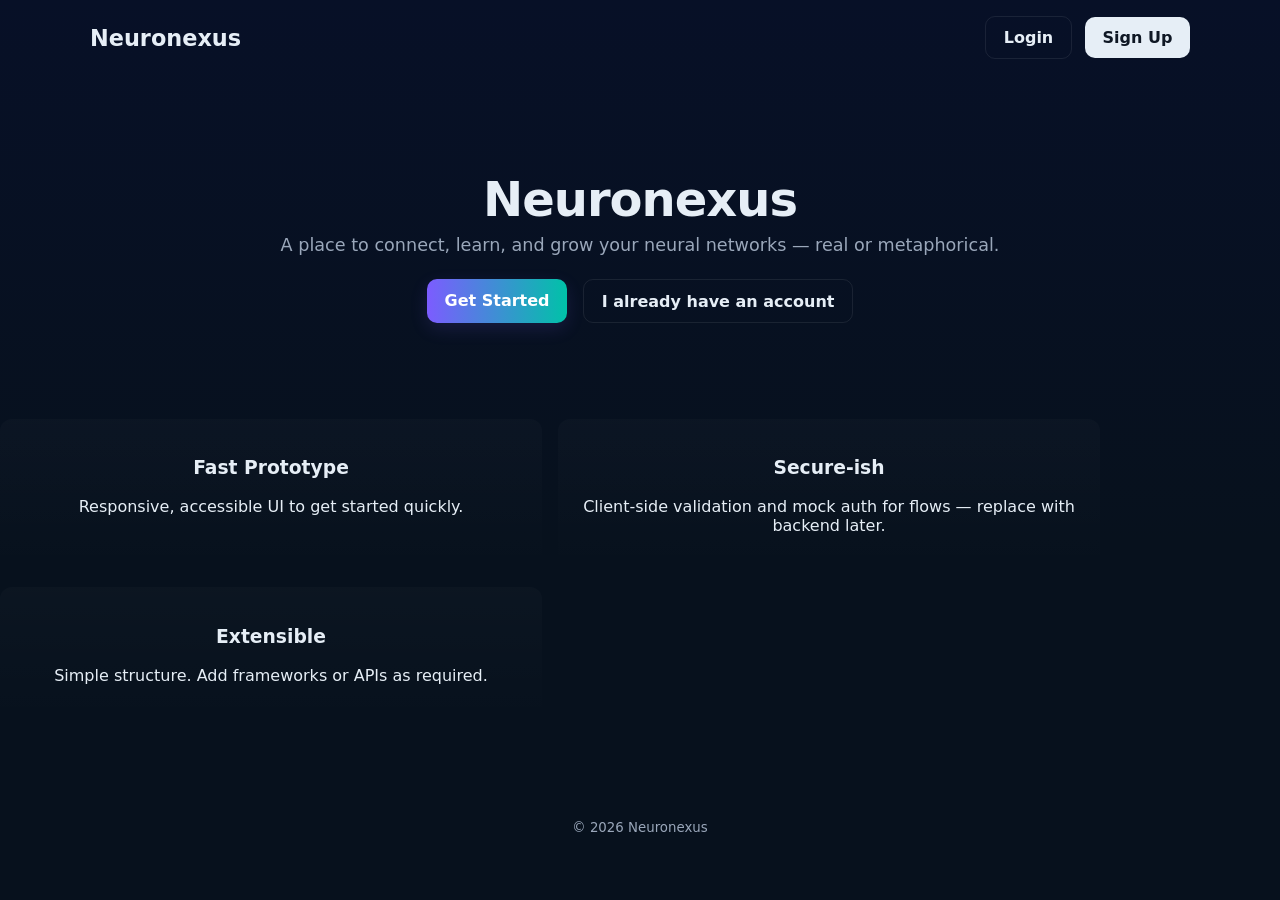
<file: index.html>
<!doctype html>
<html lang="en">
<head>
  <meta charset="utf-8" />
  <meta name="viewport" content="width=device-width,initial-scale=1" />
  <title>Neuronexus — Connect & Learn</title>
  <link rel="stylesheet" href="styles.css" />
</head>
<body>
  <header class="site-header">
    <div class="container header-inner">
      <h1 class="logo">Neuronexus</h1>
      <nav>
        <a class="btn btn-outline" href="login.html">Login</a>
        <a class="btn" href="signup.html">Sign Up</a>
      </nav>
    </div>
  </header>

  <main class="hero">
    <div class="container hero-inner">
      <h2 class="hero-title">Neuronexus</h2>
      <p class="hero-sub">A place to connect, learn, and grow your neural networks — real or metaphorical.</p>
      <div class="hero-actions">
        <a href="signup.html" class="btn btn-cta">Get Started</a>
        <a href="login.html" class="btn btn-outline">I already have an account</a>
      </div>
    </div>
  </main>

  <section class="features container">
    <article>
      <h3>Fast Prototype</h3>
      <p>Responsive, accessible UI to get started quickly.</p>
    </article>
    <article>
      <h3>Secure-ish</h3>
      <p>Client-side validation and mock auth for flows — replace with backend later.</p>
    </article>
    <article>
      <h3>Extensible</h3>
      <p>Simple structure. Add frameworks or APIs as required.</p>
    </article>
  </section>

  <footer class="site-footer">
    <div class="container">
      <small>© <span id="year"></span> Neuronexus</small>
    </div>
  </footer>

  <script src="app.js"></script>
  <script>document.getElementById('year').textContent = new Date().getFullYear();</script>
</body>
</html>
</file>
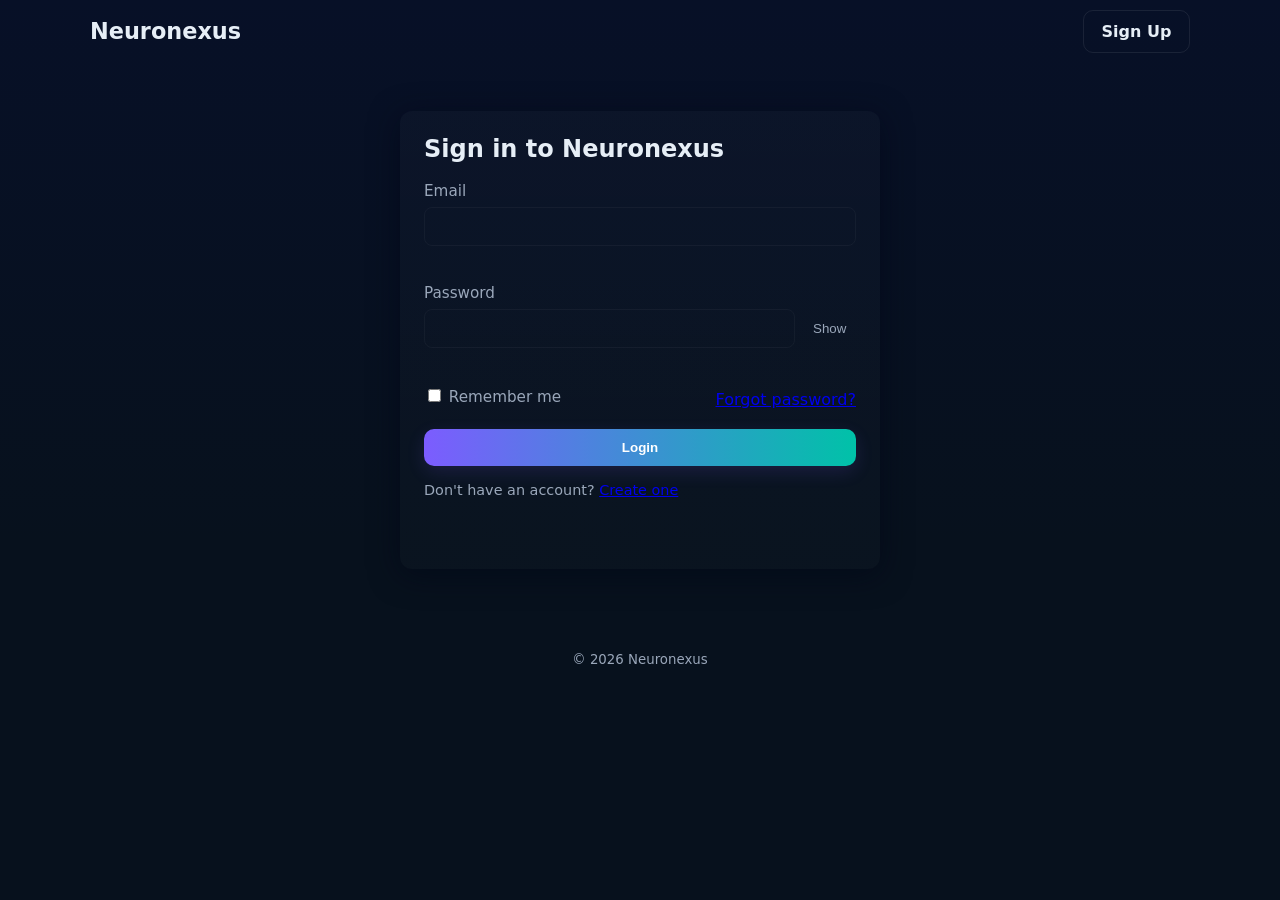
<file: dashboard.html>
<!doctype html>
<html lang="en">
<head>
  <meta charset="utf-8" />
  <meta name="viewport" content="width=device-width,initial-scale=1" />
  <title>Dashboard — Neuronexus</title>
  <link rel="stylesheet" href="styles.css" />
</head>
<body>
  <header class="site-header small">
    <div class="container header-inner">
      <h1 class="logo"><a href="index.html">Neuronexus</a></h1>
      <nav>
        <button id="signOutBtn" class="btn btn-outline">Sign out</button>
      </nav>
    </div>
  </header>

  <main class="container">
    <section class="card">
      <h2 id="welcome">Welcome</h2>
      <p id="userInfo"></p>
    </section>

    <section class="card">
      <h2>AI Tools</h2>
      <div class="features">
        <a href="https://chat.openai.com/" target="_blank">
          <article>
            <img src="image copy 6.png" alt="ChatGPT" style="width:100px; height:100px; border-radius:8px;">
            <h4>ChatGPT</h4>
            <p>Conversational AI for assistance and creativity.</p>
          </article>
        </a>
        <a href="https://openai.com/dall-e-2/" target="_blank">
          <article>
            <img src="image copy 5.png" alt="DALL-E" style="width:100px; height:100px; border-radius:8px;">
            <h4>DALL-E</h4>
            <p>Generate images from text descriptions.</p>
          </article>
        </a>
        <a href="https://claude.ai/" target="_blank">
          <article>
            <img src="image copy 4.png" alt="Claude" style="width:100px; height:100px; border-radius:8px;">
            <h4>Claude</h4>
            <p>AI assistant for helpful and honest conversations.</p>
          </article>
        </a>
        <a href="https://www.midjourney.com/" target="_blank">
          <article>
            <img src="image copy 3.png" alt="Midjourney" style="width:100px; height:100px; border-radius:8px;">
            <h4>Midjourney</h4>
            <p>AI-powered image generation from text prompts.</p>
          </article>
        </a>
        <a href="https://stability.ai/" target="_blank">
          <article>
            <img src="image.png" alt="Stable Diffusion" style="width:100px; height:100px; border-radius:8px;">
            <h4>Stable Diffusion</h4>
            <p>Open-source AI for creating images from text.</p>
          </article>
        </a>
        <a href="https://www.jasper.ai/" target="_blank">
          <article>
            <img src="image copy.png" alt="Jasper" style="width:100px; height:100px; border-radius:8px;">
            <h4>Jasper</h4>
            <p>AI writing assistant for content creation.</p>
          </article>
        </a>
        <a href="https://www.copy.ai/" target="_blank">
          <article>
            <img src="image copy 2.png" alt="Copy.ai" style="width:100px; height:100px; border-radius:8px;">
            <h4>Copy.ai</h4>
            <p>AI copywriting tool for marketing and ads.</p>
          </article>
        </a>
        <a href="https://github.com/features/copilot" target="_blank">
          <article>
            <img src="image copy 7.png" alt="GitHub Copilot" style="width:100px; height:100px; border-radius:8px;">
            <h4>GitHub Copilot</h4>
            <p>AI-powered code completion and suggestions.</p>
          </article>
        </a>
      </div>
    </section>
  </main>

  <footer class="site-footer">
    <div class="container">
      <small>© <span id="year-dashboard"></span> Neuronexus</small>
    </div>
  </footer>

  <script src="app.js"></script>
  <script>
    document.getElementById('year-dashboard').textContent = new Date().getFullYear();
    // Ensure only authenticated users can view dashboard
    if (!auth.isAuthenticated()) {
      // Not authenticated — redirect to login
      window.location.href = 'login.html';
    } else {
      const user = auth.getCurrentUser();
      document.getElementById('welcome').textContent = `Welcome, ${escapeHtml(user.name)}!`;
      document.getElementById('userInfo').textContent = `Email: ${user.email}`;
      document.getElementById('signOutBtn').addEventListener('click', () => {
        auth.logout();
        window.location.href = 'index.html';
      });
    }
  </script>
</body>
</html>
</file>
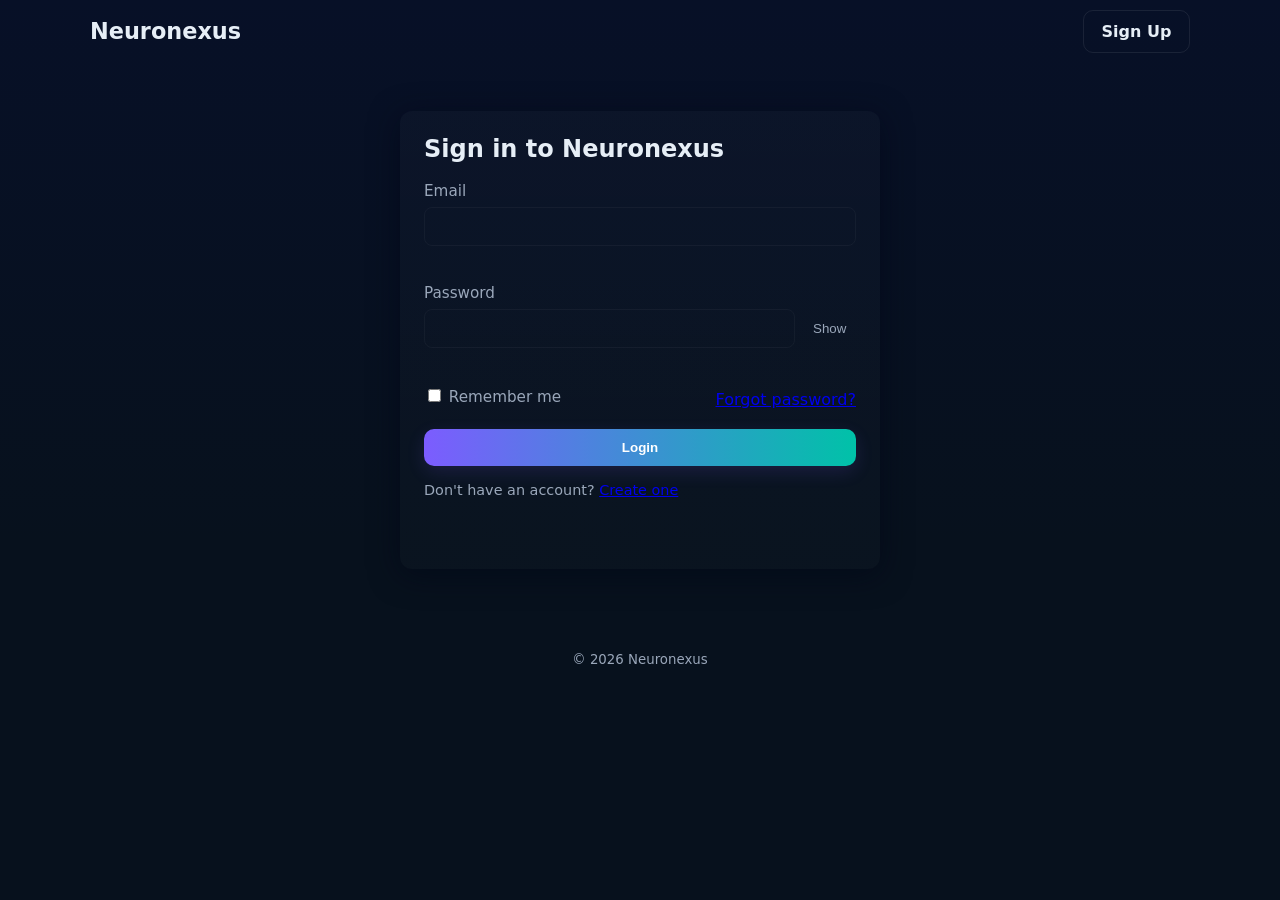
<file: login.html>
<!doctype html>
<html lang="en">
<head>
  <meta charset="utf-8" />
  <meta name="viewport" content="width=device-width,initial-scale=1" />
  <title>Login — Neuronexus</title>
  <link rel="stylesheet" href="styles.css" />
</head>
<body>
  <header class="site-header small">
    <div class="container header-inner">
      <h1 class="logo"><a href="index.html">Neuronexus</a></h1>
      <nav>
        <a class="btn btn-outline" href="signup.html">Sign Up</a>
      </nav>
    </div>
  </header>

  <main class="container form-page">
    <form id="loginForm" class="card" aria-labelledby="loginTitle" novalidate>
      <h2 id="loginTitle">Sign in to Neuronexus</h2>

      <div class="form-row">
        <label for="loginEmail">Email</label>
        <input id="loginEmail" name="email" type="email" required autocomplete="email" />
        <p class="error" id="loginEmailError" aria-live="polite"></p>
      </div>

      <div class="form-row">
        <label for="loginPassword">Password</label>
        <div class="password-field">
          <input id="loginPassword" name="password" type="password" required autocomplete="current-password" />
          <button type="button" class="toggle-password" aria-label="Toggle password visibility">Show</button>
        </div>
        <p class="error" id="loginPasswordError" aria-live="polite"></p>
      </div>

      <div class="form-row form-inline">
        <label><input id="rememberMe" name="remember" type="checkbox" /> Remember me</label>
        <a class="link" href="#">Forgot password?</a>
      </div>

      <div class="form-row">
        <button class="btn btn-cta" type="submit">Login</button>
      </div>

      <p class="muted">Don't have an account? <a href="signup.html">Create one</a></p>
      <p class="error" id="loginFormError" aria-live="polite"></p>
    </form>
  </main>

  <footer class="site-footer">
    <div class="container">
      <small>© <span id="year-login"></span> Neuronexus</small>
    </div>
  </footer>

  <script src="app.js"></script>
  <script>document.getElementById('year-login').textContent = new Date().getFullYear();</script>
</body>
</html>
</file>
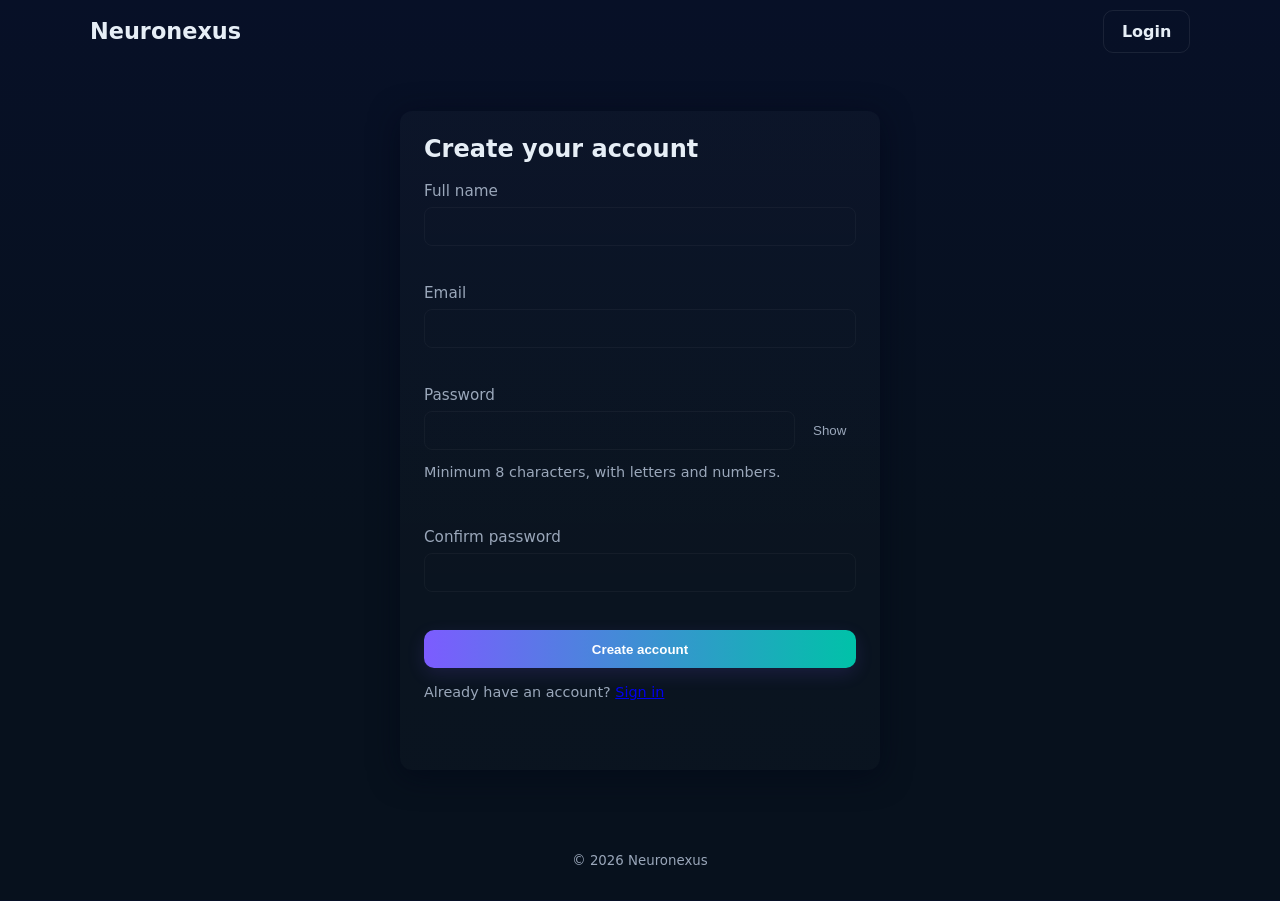
<file: signup.html>
<!doctype html>
<html lang="en">
<head>
  <meta charset="utf-8" />
  <meta name="viewport" content="width=device-width,initial-scale=1" />
  <title>Sign Up — Neuronexus</title>
  <link rel="stylesheet" href="styles.css" />
</head>
<body>
  <header class="site-header small">
    <div class="container header-inner">
      <h1 class="logo"><a href="index.html">Neuronexus</a></h1>
      <nav>
        <a class="btn btn-outline" href="login.html">Login</a>
      </nav>
    </div>
  </header>

  <main class="container form-page">
    <form id="signupForm" class="card" aria-labelledby="signupTitle" novalidate>
      <h2 id="signupTitle">Create your account</h2>

      <div class="form-row">
        <label for="fullName">Full name</label>
        <input id="fullName" name="name" type="text" required autocomplete="name" />
        <p class="error" id="nameError" aria-live="polite"></p>
      </div>

      <div class="form-row">
        <label for="email">Email</label>
        <input id="email" name="email" type="email" required autocomplete="email" />
        <p class="error" id="emailError" aria-live="polite"></p>
      </div>

      <div class="form-row">
        <label for="password">Password</label>
        <div class="password-field">
          <input id="password" name="password" type="password" required autocomplete="new-password" />
          <button type="button" class="toggle-password" aria-label="Toggle password visibility">Show</button>
        </div>
        <p class="muted">Minimum 8 characters, with letters and numbers.</p>
        <p class="error" id="passwordError" aria-live="polite"></p>
      </div>

      <div class="form-row">
        <label for="confirmPassword">Confirm password</label>
        <input id="confirmPassword" name="confirmPassword" type="password" required autocomplete="new-password" />
        <p class="error" id="confirmPasswordError" aria-live="polite"></p>
      </div>

      <div class="form-row">
        <button class="btn btn-cta" type="submit">Create account</button>
      </div>

      <p class="muted">Already have an account? <a href="login.html">Sign in</a></p>
      <p class="error" id="signupFormError" aria-live="polite"></p>
    </form>
  </main>

  <footer class="site-footer">
    <div class="container">
      <small>© <span id="year-signup"></span> Neuronexus</small>
    </div>
  </footer>

  <script src="app.js"></script>
  <script>document.getElementById('year-signup').textContent = new Date().getFullYear();</script>
</body>
</html>
</file>
<file: styles.css>
:root{
  --bg:#0f1724;
  --card:#0b1220;
  --muted:#9aa7ba;
  --accent:#7c5cff;
  --accent-2:#00c2a8;
  --text:#e6eef6;
  --radius:12px;
  --gap:1rem;
  font-family: Inter, ui-sans-serif, system-ui, -apple-system, "Segoe UI", Roboto, "Helvetica Neue", Arial;
}

*{box-sizing:border-box}
html,body{height:100%}
body{
  margin:0;
  background:linear-gradient(180deg,#071027 0%, #07111d 60%);
  color:var(--text);
  -webkit-font-smoothing:antialiased;
  -moz-osx-font-smoothing:grayscale;
}

.container{
  width:min(1100px,calc(100% - 2rem));
  margin:0 auto;
}

.site-header{
  padding:1rem 0;
}
.site-header.small{padding:.6rem 0}
.header-inner{display:flex;align-items:center;justify-content:space-between;gap:var(--gap)}
.logo{font-size:1.4rem;margin:0;color:var(--text)}
.logo a{color:inherit;text-decoration:none}

nav a, nav button{margin-left:.5rem}

.hero{
  padding:6rem 0 4rem;
  text-align:center;
}
.hero-title{font-size:3rem;margin:0 0 .5rem;letter-spacing:-1px}
.hero-sub{color:var(--muted);font-size:1.1rem;margin:0 0 1.5rem}

.hero-actions{display:flex;gap:1rem;justify-content:center;flex-wrap:wrap}
.btn{
  display:inline-block;
  padding:.7rem 1.1rem;
  border-radius:10px;
  text-decoration:none;
  color:var(--bg);
  background:var(--text);
  font-weight:600;
}
.btn-outline{
  background:transparent;
  color:var(--text);
  border:1px solid rgba(255,255,255,.08);
}
.btn-cta{
  background:linear-gradient(90deg,var(--accent),var(--accent-2));
  color:#fff;
  border:none;
  box-shadow:0 6px 18px rgba(124,92,255,.14);
}

.features{
  display:grid;
  grid-template-columns:repeat(2,1fr);
  gap:1rem;
  margin:2rem 0 4rem;
}
.features article{background:linear-gradient(180deg,rgba(255,255,255,0.02),transparent);padding:1.25rem;border-radius:12px;text-align:center}

.features a{text-decoration:none;color:inherit;display:block;cursor:pointer}
.features a:hover{opacity:0.8}

.site-footer{padding:2rem 0;text-align:center;color:var(--muted)}

.form-page{display:flex;justify-content:center;padding:3rem 0}
.card{
  width:100%;
  max-width:480px;
  background:linear-gradient(180deg, rgba(255,255,255,0.02), rgba(255,255,255,0.01));
  padding:1.5rem;
  border-radius:12px;
  box-shadow:0 6px 30px rgba(2,6,23,.6);
}
.card h2{margin-top:0}
.form-row{margin-bottom:1rem}
.form-row label{display:block;margin-bottom:.4rem;color:var(--muted);font-size:.95rem}
.form-row input[type="text"],
.form-row input[type="email"],
.form-row input[type="password"]{
  width:100%;
  padding:.6rem .8rem;
  border-radius:8px;
  border:1px solid rgba(255,255,255,.04);
  background:transparent;
  color:var(--text);
  outline:none;
  font-size:1rem;
}
.form-inline{display:flex;justify-content:space-between;align-items:center}

.muted{color:var(--muted);font-size:.9rem}
.error{color:#ff8080;font-size:.9rem;height:1.1rem;margin-top:.3rem}
.password-field{display:flex;gap:.5rem}
.password-field .toggle-password{
  background:transparent;border:none;color:var(--muted);padding:.4rem .6rem;border-radius:8px;cursor:pointer;
}
.form-page .btn{width:100%}

.panel{background:rgba(255,255,255,0.02);padding:1rem;border-radius:8px;margin-top:1rem}

@media (max-width:600px){
  .hero-title{font-size:2rem}
  .hero{padding:3rem 0 2rem}
  .header-inner{gap:.5rem}
}
</file>
